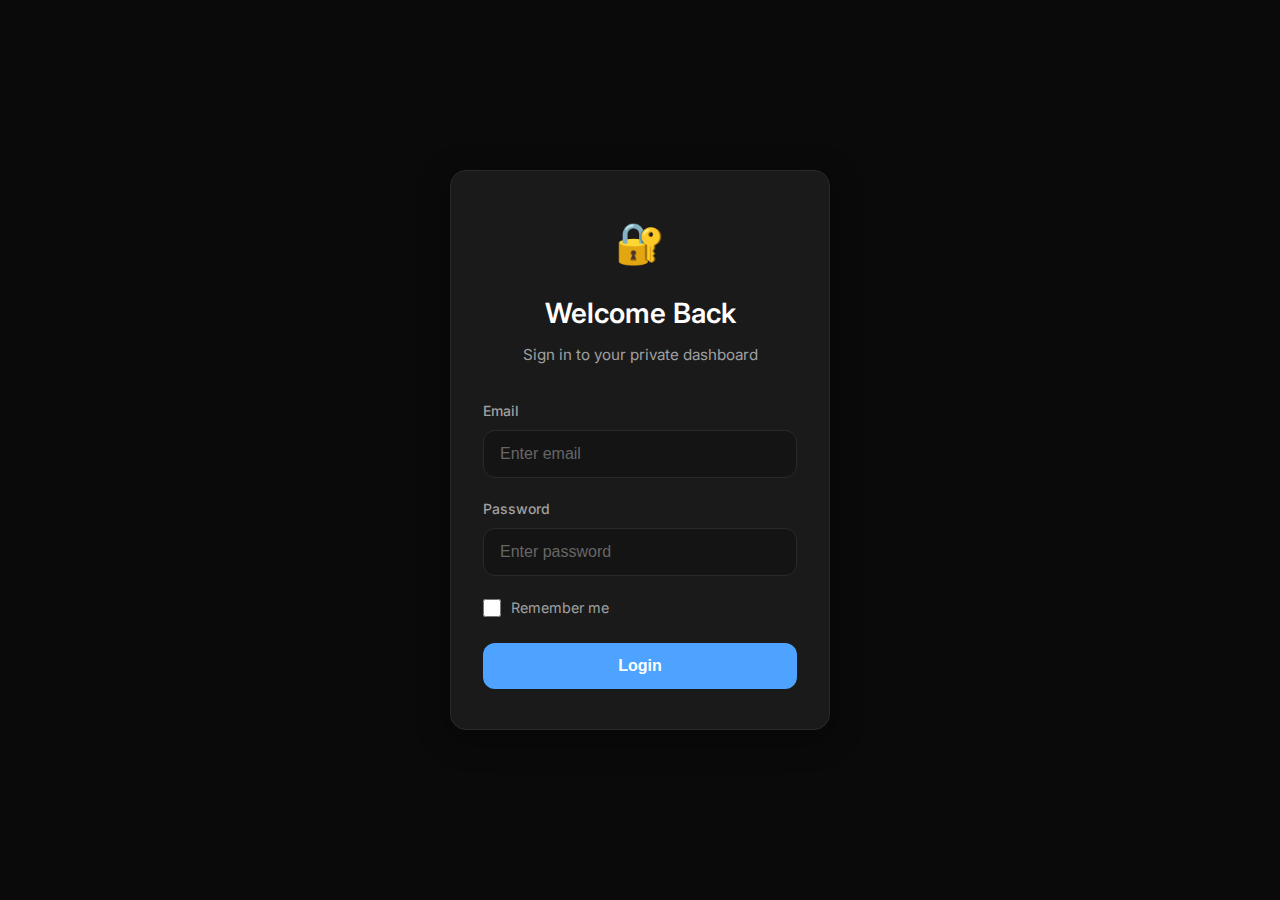
<file: Login page/index.html>
<!DOCTYPE html>
<html lang="en">
<head>
  <meta charset="UTF-8">
  <meta name="viewport" content="width=device-width, initial-scale=1.0">
  <title>Yuvi – Private Dashboard</title>
  <link rel="preconnect" href="https://fonts.googleapis.com">
  <link rel="preconnect" href="https://fonts.gstatic.com" crossorigin>
  <link href="https://fonts.googleapis.com/css2?family=Inter:wght@400;500;600;700&display=swap" rel="stylesheet">
  <link rel="stylesheet" href="styles.css">
</head>
<body>
  <div class="login-container">
    <div class="login-card">
      <div class="logo">🔐</div>
      <h1>Welcome Back</h1>
      <p class="subtitle">Sign in to your private dashboard</p>
      
      <form id="loginForm">
        <div class="form-group">
          <label for="email">Email</label>
          <input 
            type="email" 
            id="email" 
            name="email" 
            placeholder="Enter email" 
            required 
            autocomplete="email"
          >
        </div>
        
        <div class="form-group">
          <label for="password">Password</label>
          <input 
            type="password" 
            id="password" 
            name="password" 
            placeholder="Enter password" 
            required 
            autocomplete="current-password"
          >
        </div>
        
        <div class="checkbox-group">
          <input type="checkbox" id="rememberMe" name="rememberMe">
          <label for="rememberMe">Remember me</label>
        </div>
        
        <button type="submit" class="btn">Login</button>
        
        <p id="errorMessage" class="error-message" style="display: none;"></p>
      </form>
    </div>
  </div>
  
  <script src="script.js"></script>
</body>
</html>
</file>
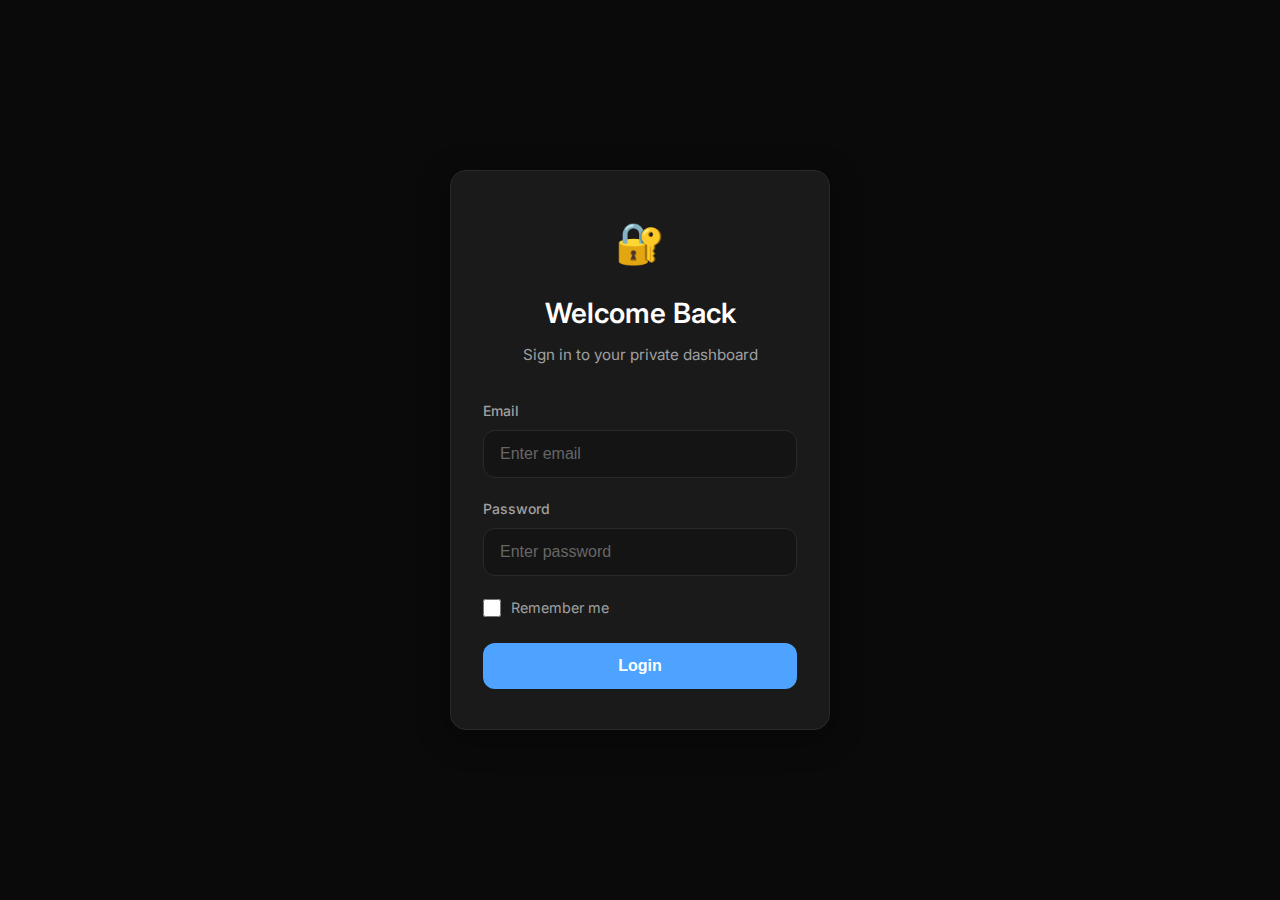
<file: Login page/dashboard.html>
<!DOCTYPE html>
<html lang="en">

<head>
    <meta charset="UTF-8">
    <meta name="viewport" content="width=device-width, initial-scale=1.0">
    <title>Yuvi – Task Dashboard</title>
    <link rel="preconnect" href="https://fonts.googleapis.com">
    <link rel="preconnect" href="https://fonts.gstatic.com" crossorigin>
    <link href="https://fonts.googleapis.com/css2?family=Inter:wght@400;500;600;700&display=swap" rel="stylesheet">
    <link rel="stylesheet" href="styles.css">
</head>

<body>
    <div class="dashboard-container">
        <!-- Top Bar -->
        <header class="dashboard-header">
            <h1>📋 Yuvi's Task Board</h1>
            <div class="header-actions">
                <a href="expense-tracker.html" class="btn-nav">💰 Budget Tracker</a>
                <button class="btn-logout" id="logoutBtn">Logout</button>
            </div>
        </header>

        <!-- Task Board -->
        <main class="task-board" id="taskBoard">
            <div class="task-columns">
                <!-- Today Column -->
                <div class="task-column column-today">
                    <h3>☀️ Today</h3>
                    <div class="task-list" id="todayTasks"></div>
                    <div class="add-task-form">
                        <input type="text" id="todayInput" placeholder="Add a task..." class="task-input">
                        <button class="btn-add" data-column="today">Add</button>
                    </div>
                </div>

                <!-- This Week Column -->
                <div class="task-column column-week">
                    <h3>📅 This Week</h3>
                    <div class="task-list" id="weekTasks"></div>
                    <div class="add-task-form">
                        <input type="text" id="weekInput" placeholder="Add a task..." class="task-input">
                        <button class="btn-add" data-column="week">Add</button>
                    </div>
                </div>

                <!-- Backlog Column -->
                <div class="task-column column-backlog">
                    <h3>📦 Backlog</h3>
                    <div class="task-list" id="backlogTasks"></div>
                    <div class="add-task-form">
                        <input type="text" id="backlogInput" placeholder="Add a task..." class="task-input">
                        <button class="btn-add" data-column="backlog">Add</button>
                    </div>
                </div>
            </div>
        </main>
    </div>

    <script src="script.js"></script>
</body>

</html>
</file>
<file: Login page/styles.css>
/* ================================
   Yuvi Private Dashboard - Styles
   ================================ */

/* CSS Variables */
:root {
    --bg-primary: #0a0a0a;
    --bg-secondary: #141414;
    --bg-card: #1a1a1a;
    --accent: #4da3ff;
    --accent-hover: #3d8ce6;
    --accent-glow: rgba(77, 163, 255, 0.3);
    --text-primary: #ffffff;
    --text-secondary: #a0a0a0;
    --text-muted: #666666;
    --error: #ff4d4d;
    --success: #4dff88;
    --border: #2a2a2a;
    --border-hover: #3a3a3a;
    --radius-sm: 8px;
    --radius-md: 12px;
    --radius-lg: 16px;
    --shadow: 0 8px 32px rgba(0, 0, 0, 0.4);
    --transition: all 0.3s ease;
}

/* Reset & Base */
* {
    margin: 0;
    padding: 0;
    box-sizing: border-box;
}

body {
    font-family: 'Inter', -apple-system, BlinkMacSystemFont, 'Segoe UI', Roboto, sans-serif;
    background: var(--bg-primary);
    color: var(--text-primary);
    min-height: 100vh;
    display: flex;
    justify-content: center;
    align-items: center;
    line-height: 1.6;
}

/* ================================
   Login Page Styles
   ================================ */

.login-container {
    width: 100%;
    max-width: 420px;
    padding: 20px;
}

.login-card {
    background: var(--bg-card);
    border: 1px solid var(--border);
    border-radius: var(--radius-lg);
    padding: 40px 32px;
    box-shadow: var(--shadow);
    text-align: center;
}

.login-card h1 {
    font-size: 1.75rem;
    font-weight: 600;
    margin-bottom: 8px;
    color: var(--text-primary);
}

.login-card .subtitle {
    color: var(--text-secondary);
    font-size: 0.95rem;
    margin-bottom: 32px;
}

.login-card .logo {
    font-size: 2.5rem;
    margin-bottom: 16px;
}

/* Form Styles */
.form-group {
    margin-bottom: 20px;
    text-align: left;
}

.form-group label {
    display: block;
    font-size: 0.875rem;
    font-weight: 500;
    color: var(--text-secondary);
    margin-bottom: 8px;
}

.form-group input[type="email"],
.form-group input[type="password"],
.form-group input[type="text"] {
    width: 100%;
    padding: 14px 16px;
    background: var(--bg-secondary);
    border: 1px solid var(--border);
    border-radius: var(--radius-md);
    color: var(--text-primary);
    font-size: 1rem;
    transition: var(--transition);
}

.form-group input:focus {
    outline: none;
    border-color: var(--accent);
    box-shadow: 0 0 0 3px var(--accent-glow);
}

.form-group input::placeholder {
    color: var(--text-muted);
}

/* Checkbox Styles */
.checkbox-group {
    display: flex;
    align-items: center;
    gap: 10px;
    margin-bottom: 24px;
}

.checkbox-group input[type="checkbox"] {
    width: 18px;
    height: 18px;
    accent-color: var(--accent);
    cursor: pointer;
}

.checkbox-group label {
    font-size: 0.9rem;
    color: var(--text-secondary);
    cursor: pointer;
}

/* Button Styles */
.btn {
    width: 100%;
    padding: 14px 24px;
    background: var(--accent);
    color: #fff;
    border: none;
    border-radius: var(--radius-md);
    font-size: 1rem;
    font-weight: 600;
    cursor: pointer;
    transition: var(--transition);
}

.btn:hover {
    background: var(--accent-hover);
    transform: translateY(-2px);
    box-shadow: 0 4px 16px var(--accent-glow);
}

.btn:active {
    transform: translateY(0);
}

/* Error Message */
.error-message {
    color: var(--error);
    font-size: 0.875rem;
    margin-top: 16px;
    min-height: 20px;
}

/* ================================
   Dashboard Page Styles
   ================================ */

.dashboard-container {
    width: 100%;
    min-height: 100vh;
    padding: 24px;
}

/* Dashboard Header */
.dashboard-header {
    display: flex;
    justify-content: space-between;
    align-items: center;
    max-width: 1200px;
    margin: 0 auto 32px;
    padding-bottom: 24px;
    border-bottom: 1px solid var(--border);
}

.dashboard-header h1 {
    font-size: 1.5rem;
    font-weight: 600;
    display: flex;
    align-items: center;
    gap: 12px;
}

.dashboard-header .user-info {
    display: flex;
    align-items: center;
    gap: 16px;
}

.dashboard-header .user-email {
    color: var(--text-secondary);
    font-size: 0.9rem;
}

.btn-logout {
    padding: 10px 20px;
    background: transparent;
    color: var(--text-secondary);
    border: 1px solid var(--border);
    border-radius: var(--radius-sm);
    font-size: 0.875rem;
    font-weight: 500;
    cursor: pointer;
    transition: var(--transition);
}

.btn-logout:hover {
    color: var(--error);
    border-color: var(--error);
}

/* Task Board */
.task-board {
    max-width: 1200px;
    margin: 0 auto;
}

.task-board h2 {
    font-size: 1.25rem;
    font-weight: 600;
    margin-bottom: 24px;
    color: var(--text-primary);
}

.task-columns {
    display: grid;
    grid-template-columns: repeat(auto-fit, minmax(300px, 1fr));
    gap: 24px;
}

.task-column {
    background: var(--bg-card);
    border: 1px solid var(--border);
    border-radius: var(--radius-lg);
    padding: 20px;
}

.task-column h3 {
    font-size: 1rem;
    font-weight: 600;
    margin-bottom: 16px;
    padding-bottom: 12px;
    border-bottom: 1px solid var(--border);
    display: flex;
    align-items: center;
    gap: 8px;
}

.task-column h3 .count {
    background: var(--bg-secondary);
    color: var(--text-secondary);
    font-size: 0.75rem;
    padding: 2px 8px;
    border-radius: 12px;
}

.task-list {
    display: flex;
    flex-direction: column;
    gap: 12px;
    min-height: 100px;
}

.task-card {
    background: var(--bg-secondary);
    border: 1px solid var(--border);
    border-radius: var(--radius-md);
    padding: 16px;
    cursor: pointer;
    transition: var(--transition);
}

.task-card:hover {
    border-color: var(--accent);
    transform: translateY(-2px);
}

.task-card .task-title {
    font-weight: 500;
    margin-bottom: 8px;
}

.task-card .task-meta {
    font-size: 0.8rem;
    color: var(--text-muted);
}

.task-empty {
    color: var(--text-muted);
    font-size: 0.875rem;
    text-align: center;
    padding: 24px;
    border: 1px dashed var(--border);
    border-radius: var(--radius-md);
}

/* Column Colors */
.column-todo h3 {
    color: var(--text-secondary);
}

.column-progress h3 {
    color: var(--accent);
}

.column-done h3 {
    color: var(--success);
}

/* Add Task Button */
.btn-add-task {
    width: 100%;
    padding: 12px;
    background: transparent;
    color: var(--text-muted);
    border: 1px dashed var(--border);
    border-radius: var(--radius-md);
    font-size: 0.875rem;
    cursor: pointer;
    transition: var(--transition);
    margin-top: 12px;
}

.btn-add-task:hover {
    color: var(--accent);
    border-color: var(--accent);
}

/* ================================
   Responsive Design
   ================================ */

@media (max-width: 768px) {
    .dashboard-header {
        flex-direction: column;
        gap: 16px;
        text-align: center;
    }

    .dashboard-header .user-info {
        flex-direction: column;
        gap: 12px;
    }

    .task-columns {
        grid-template-columns: 1fr;
    }
}

/* ================================
   Animations
   ================================ */

@keyframes fadeIn {
    from {
        opacity: 0;
        transform: translateY(10px);
    }

    to {
        opacity: 1;
        transform: translateY(0);
    }
}

.login-card,
.task-column {
    animation: fadeIn 0.4s ease-out;
}

.task-column:nth-child(2) {
    animation-delay: 0.1s;
}

.task-column:nth-child(3) {
    animation-delay: 0.2s;
}

/* ================================
   New Task Form Styles
   ================================ */

.add-task-form {
    display: flex;
    gap: 8px;
    margin-top: 16px;
}

.task-input {
    flex: 1;
    padding: 12px 14px;
    background: var(--bg-secondary);
    border: 1px solid var(--border);
    border-radius: var(--radius-md);
    color: var(--text-primary);
    font-size: 0.9rem;
    transition: var(--transition);
}

.task-input:focus {
    outline: none;
    border-color: var(--accent);
    box-shadow: 0 0 0 3px var(--accent-glow);
}

.task-input::placeholder {
    color: var(--text-muted);
}

.btn-add {
    padding: 12px 20px;
    background: var(--accent);
    color: #fff;
    border: none;
    border-radius: var(--radius-md);
    font-size: 0.875rem;
    font-weight: 600;
    cursor: pointer;
    transition: var(--transition);
}

.btn-add:hover {
    background: var(--accent-hover);
    transform: translateY(-1px);
}

/* Task Card with Delete */
.task-card {
    display: flex;
    justify-content: space-between;
    align-items: center;
    gap: 12px;
}

.task-text {
    flex: 1;
    word-break: break-word;
}

.btn-delete {
    background: transparent;
    border: none;
    color: var(--text-muted);
    font-size: 1rem;
    cursor: pointer;
    padding: 4px 8px;
    border-radius: var(--radius-sm);
    transition: var(--transition);
    opacity: 0.6;
}

.btn-delete:hover {
    color: var(--error);
    background: rgba(255, 77, 77, 0.1);
    opacity: 1;
}

/* Column Colors for Today/Week/Backlog */
.column-today h3 {
    color: #ffb84d;
}

.column-week h3 {
    color: var(--accent);
}

.column-backlog h3 {
    color: var(--text-secondary);
}

/* ================================
   Expense Tracker Styles
   ================================ */

.tracker-container {
    width: 100%;
    min-height: 100vh;
    padding: 24px;
    max-width: 1200px;
    margin: 0 auto;
}

.tracker-header {
    display: flex;
    justify-content: space-between;
    align-items: center;
    margin-bottom: 32px;
    padding-bottom: 24px;
    border-bottom: 1px solid var(--border);
    flex-wrap: wrap;
    gap: 16px;
}

.tracker-header h1 {
    font-size: 1.75rem;
    font-weight: 700;
    background: linear-gradient(135deg, #4da3ff, #9966ff);
    -webkit-background-clip: text;
    -webkit-text-fill-color: transparent;
    background-clip: text;
}

.month-display {
    color: var(--text-secondary);
    font-size: 1rem;
    margin-top: 4px;
}

.header-actions {
    display: flex;
    gap: 12px;
}

.btn-reset {
    padding: 10px 20px;
    background: transparent;
    color: var(--text-secondary);
    border: 1px solid var(--border);
    border-radius: var(--radius-sm);
    font-size: 0.875rem;
    font-weight: 500;
    cursor: pointer;
    transition: var(--transition);
}

.btn-reset:hover {
    color: #ff9f40;
    border-color: #ff9f40;
}

.btn-nav {
    padding: 10px 20px;
    background: var(--bg-secondary);
    color: var(--text-primary);
    border: 1px solid var(--border);
    border-radius: var(--radius-sm);
    font-size: 0.875rem;
    font-weight: 500;
    text-decoration: none;
    transition: var(--transition);
}

.btn-nav:hover {
    border-color: var(--accent);
    color: var(--accent);
}

/* Summary Cards */
.summary-cards {
    display: grid;
    grid-template-columns: repeat(auto-fit, minmax(220px, 1fr));
    gap: 20px;
    margin-bottom: 32px;
}

.summary-card {
    background: var(--bg-card);
    border: 1px solid var(--border);
    border-radius: var(--radius-lg);
    padding: 24px;
    display: flex;
    align-items: center;
    gap: 16px;
    transition: var(--transition);
}

.summary-card:hover {
    transform: translateY(-2px);
    border-color: var(--border-hover);
}

.card-icon {
    font-size: 2rem;
    width: 56px;
    height: 56px;
    display: flex;
    align-items: center;
    justify-content: center;
    background: var(--bg-secondary);
    border-radius: var(--radius-md);
}

.card-content {
    display: flex;
    flex-direction: column;
    gap: 4px;
}

.card-label {
    color: var(--text-secondary);
    font-size: 0.875rem;
}

.card-value {
    font-size: 1.5rem;
    font-weight: 700;
    color: var(--text-primary);
}

.card-value.positive {
    color: var(--success);
}

.card-value.negative {
    color: var(--error);
}

.card-income {
    border-left: 3px solid #4dff88;
}

.card-planned {
    border-left: 3px solid var(--accent);
}

.card-actual {
    border-left: 3px solid #ff6384;
}

.card-left {
    border-left: 3px solid #9966ff;
}

/* Section Card */
.section-card {
    background: var(--bg-card);
    border: 1px solid var(--border);
    border-radius: var(--radius-lg);
    padding: 24px;
    margin-bottom: 24px;
}

.section-card h2 {
    font-size: 1.25rem;
    font-weight: 600;
    margin-bottom: 20px;
    color: var(--text-primary);
}

/* Income Section */
.income-input-group label {
    display: block;
    color: var(--text-secondary);
    font-size: 0.875rem;
    margin-bottom: 8px;
}

.input-row {
    display: flex;
    align-items: center;
    gap: 12px;
    max-width: 400px;
}

.currency-prefix {
    color: var(--text-secondary);
    font-size: 1.25rem;
    font-weight: 500;
}

.input-row input[type="number"] {
    flex: 1;
    padding: 12px 16px;
    background: var(--bg-secondary);
    border: 1px solid var(--border);
    border-radius: var(--radius-md);
    color: var(--text-primary);
    font-size: 1.25rem;
    font-weight: 600;
}

.input-row input[type="number"]:focus {
    outline: none;
    border-color: var(--accent);
    box-shadow: 0 0 0 3px var(--accent-glow);
}

.btn-save {
    padding: 12px 24px;
    background: var(--accent);
    color: #fff;
    border: none;
    border-radius: var(--radius-md);
    font-size: 0.9rem;
    font-weight: 600;
    cursor: pointer;
    transition: var(--transition);
}

.btn-save:hover {
    background: var(--accent-hover);
    transform: translateY(-1px);
}

/* Budget Table */
.table-wrapper {
    overflow-x: auto;
}

.budget-table {
    width: 100%;
    border-collapse: collapse;
    font-size: 0.9rem;
}

.budget-table th,
.budget-table td {
    padding: 14px 16px;
    text-align: left;
    border-bottom: 1px solid var(--border);
}

.budget-table th {
    color: var(--text-secondary);
    font-weight: 600;
    font-size: 0.8rem;
    text-transform: uppercase;
    background: var(--bg-secondary);
}

.budget-table th:first-child {
    border-radius: var(--radius-sm) 0 0 0;
}

.budget-table th:last-child {
    border-radius: 0 var(--radius-sm) 0 0;
}

.category-cell {
    font-weight: 500;
}

.amount-input-wrapper {
    display: flex;
    align-items: center;
    gap: 4px;
}

.amount-input-wrapper .currency {
    color: var(--text-muted);
    font-size: 0.8rem;
}

.amount-input-wrapper input {
    width: 100px;
    padding: 8px 12px;
    background: var(--bg-secondary);
    border: 1px solid var(--border);
    border-radius: var(--radius-sm);
    color: var(--text-primary);
    font-size: 0.9rem;
}

.amount-input-wrapper input:focus {
    outline: none;
    border-color: var(--accent);
}

.diff-cell {
    font-weight: 600;
}

.diff-cell.positive,
.positive {
    color: var(--success);
}

.diff-cell.negative,
.negative {
    color: var(--error);
}

.totals-row {
    background: var(--bg-secondary);
}

.totals-row td {
    font-weight: 600;
    border-bottom: none;
}

/* Transaction Form */
.transaction-form {
    margin-bottom: 20px;
}

.form-row {
    display: flex;
    flex-wrap: wrap;
    gap: 12px;
    align-items: flex-end;
}

.form-row .form-group {
    flex: 1;
    min-width: 120px;
    margin-bottom: 0;
}

.form-row .form-group label {
    display: block;
    color: var(--text-secondary);
    font-size: 0.8rem;
    margin-bottom: 6px;
}

.form-row .form-group input,
.form-row .form-group select {
    width: 100%;
    padding: 10px 12px;
    background: var(--bg-secondary);
    border: 1px solid var(--border);
    border-radius: var(--radius-sm);
    color: var(--text-primary);
    font-size: 0.9rem;
}

.form-row .form-group select {
    cursor: pointer;
}

.form-row .form-group input:focus,
.form-row .form-group select:focus {
    outline: none;
    border-color: var(--accent);
}

.btn-add-tx {
    padding: 10px 24px;
    background: var(--success);
    color: #0a0a0a;
    border: none;
    border-radius: var(--radius-sm);
    font-size: 0.9rem;
    font-weight: 600;
    cursor: pointer;
    transition: var(--transition);
    white-space: nowrap;
}

.btn-add-tx:hover {
    background: #3de675;
    transform: translateY(-1px);
}

/* Transactions List */
.transactions-list {
    max-height: 300px;
    overflow-y: auto;
}

.transaction-item {
    display: flex;
    align-items: center;
    padding: 14px 16px;
    background: var(--bg-secondary);
    border-radius: var(--radius-sm);
    margin-bottom: 8px;
    gap: 12px;
}

.tx-info {
    flex: 1;
    display: flex;
    flex-direction: column;
    gap: 2px;
}

.tx-category {
    font-weight: 500;
    color: var(--text-primary);
}

.tx-date {
    color: var(--text-muted);
    font-size: 0.8rem;
}

.tx-notes {
    color: var(--text-secondary);
    font-size: 0.8rem;
    font-style: italic;
}

.tx-amount {
    font-weight: 600;
    color: var(--error);
    font-size: 1rem;
}

.tx-delete {
    background: transparent;
    border: none;
    color: var(--text-muted);
    cursor: pointer;
    padding: 4px 8px;
    border-radius: var(--radius-sm);
    transition: var(--transition);
    opacity: 0.6;
}

.tx-delete:hover {
    color: var(--error);
    background: rgba(255, 77, 77, 0.1);
    opacity: 1;
}

.no-transactions,
.more-transactions {
    color: var(--text-muted);
    font-size: 0.875rem;
    text-align: center;
    padding: 16px;
}

/* Charts Section */
.charts-section .charts-grid {
    display: grid;
    grid-template-columns: repeat(auto-fit, minmax(300px, 1fr));
    gap: 24px;
}

.chart-container {
    height: 280px;
    background: var(--bg-secondary);
    border-radius: var(--radius-md);
    padding: 16px;
}

/* Export Section */
.export-section {
    background: linear-gradient(135deg, var(--bg-card), #1a2530);
    border: 1px solid var(--accent);
}

.export-section h2 {
    color: var(--accent);
}

.helper-text {
    color: var(--text-secondary);
    font-size: 0.9rem;
    margin-bottom: 20px;
}

.export-buttons {
    display: flex;
    gap: 16px;
    flex-wrap: wrap;
}

.export-btn {
    display: flex;
    align-items: center;
    gap: 10px;
    padding: 14px 28px;
    border: none;
    border-radius: var(--radius-md);
    font-size: 1rem;
    font-weight: 600;
    cursor: pointer;
    transition: var(--transition);
}

.export-btn:hover {
    transform: translateY(-2px);
    box-shadow: 0 4px 20px rgba(0, 0, 0, 0.3);
}

.btn-icon {
    font-size: 1.25rem;
}

.btn-excel {
    background: linear-gradient(135deg, #217346, #1d6b3f);
    color: #fff;
}

.btn-excel:hover {
    background: linear-gradient(135deg, #1d6b3f, #176436);
}

.btn-csv {
    background: linear-gradient(135deg, #2563eb, #1d4ed8);
    color: #fff;
}

.btn-csv:hover {
    background: linear-gradient(135deg, #1d4ed8, #1e40af);
}

/* Footer */
.tracker-footer {
    text-align: center;
    padding: 24px;
    color: var(--text-muted);
    font-size: 0.8rem;
    border-top: 1px solid var(--border);
    margin-top: 32px;
}

/* Responsive for Expense Tracker */
@media (max-width: 768px) {
    .tracker-header {
        flex-direction: column;
        align-items: flex-start;
    }

    .header-actions {
        width: 100%;
        justify-content: flex-start;
    }

    .summary-cards {
        grid-template-columns: 1fr;
    }

    .form-row {
        flex-direction: column;
    }

    .form-row .form-group {
        width: 100%;
    }

    .export-buttons {
        flex-direction: column;
    }

    .export-btn {
        width: 100%;
        justify-content: center;
    }

    .chart-container {
        height: 250px;
    }
}
</file>
